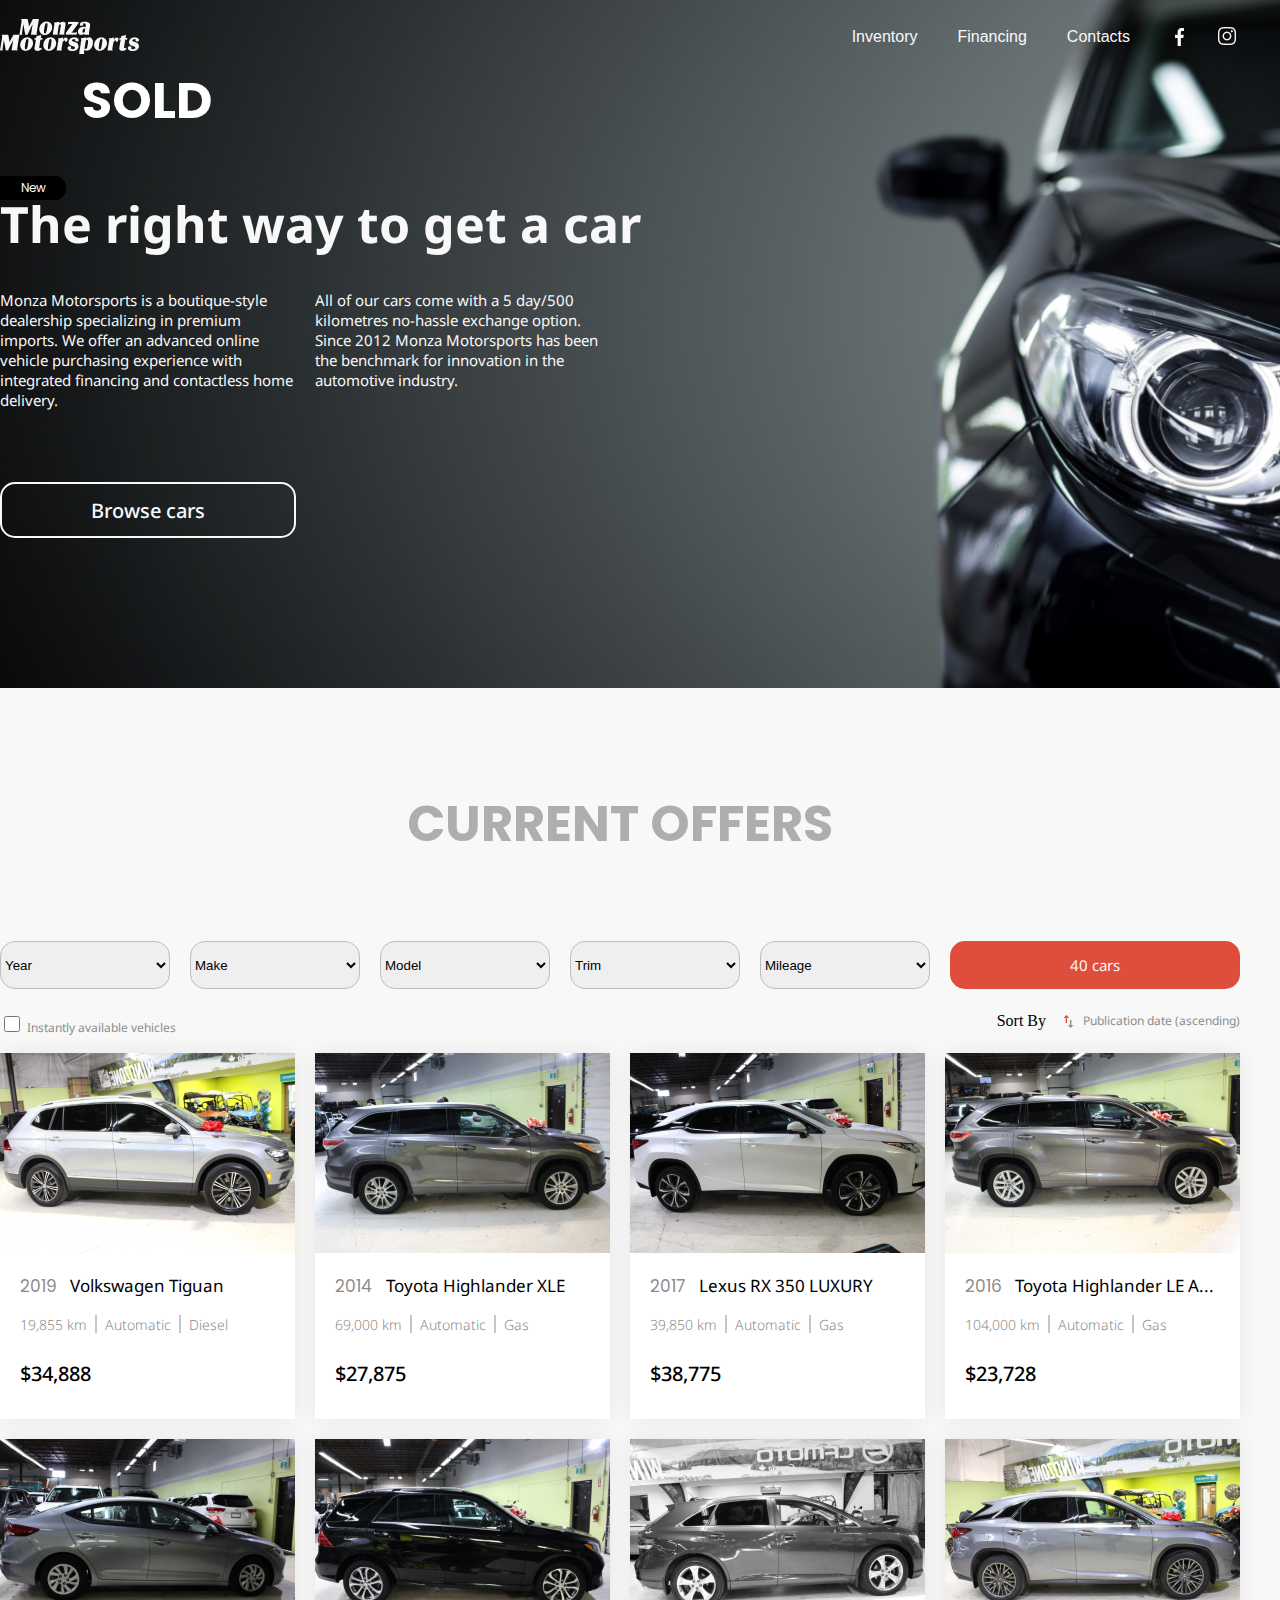
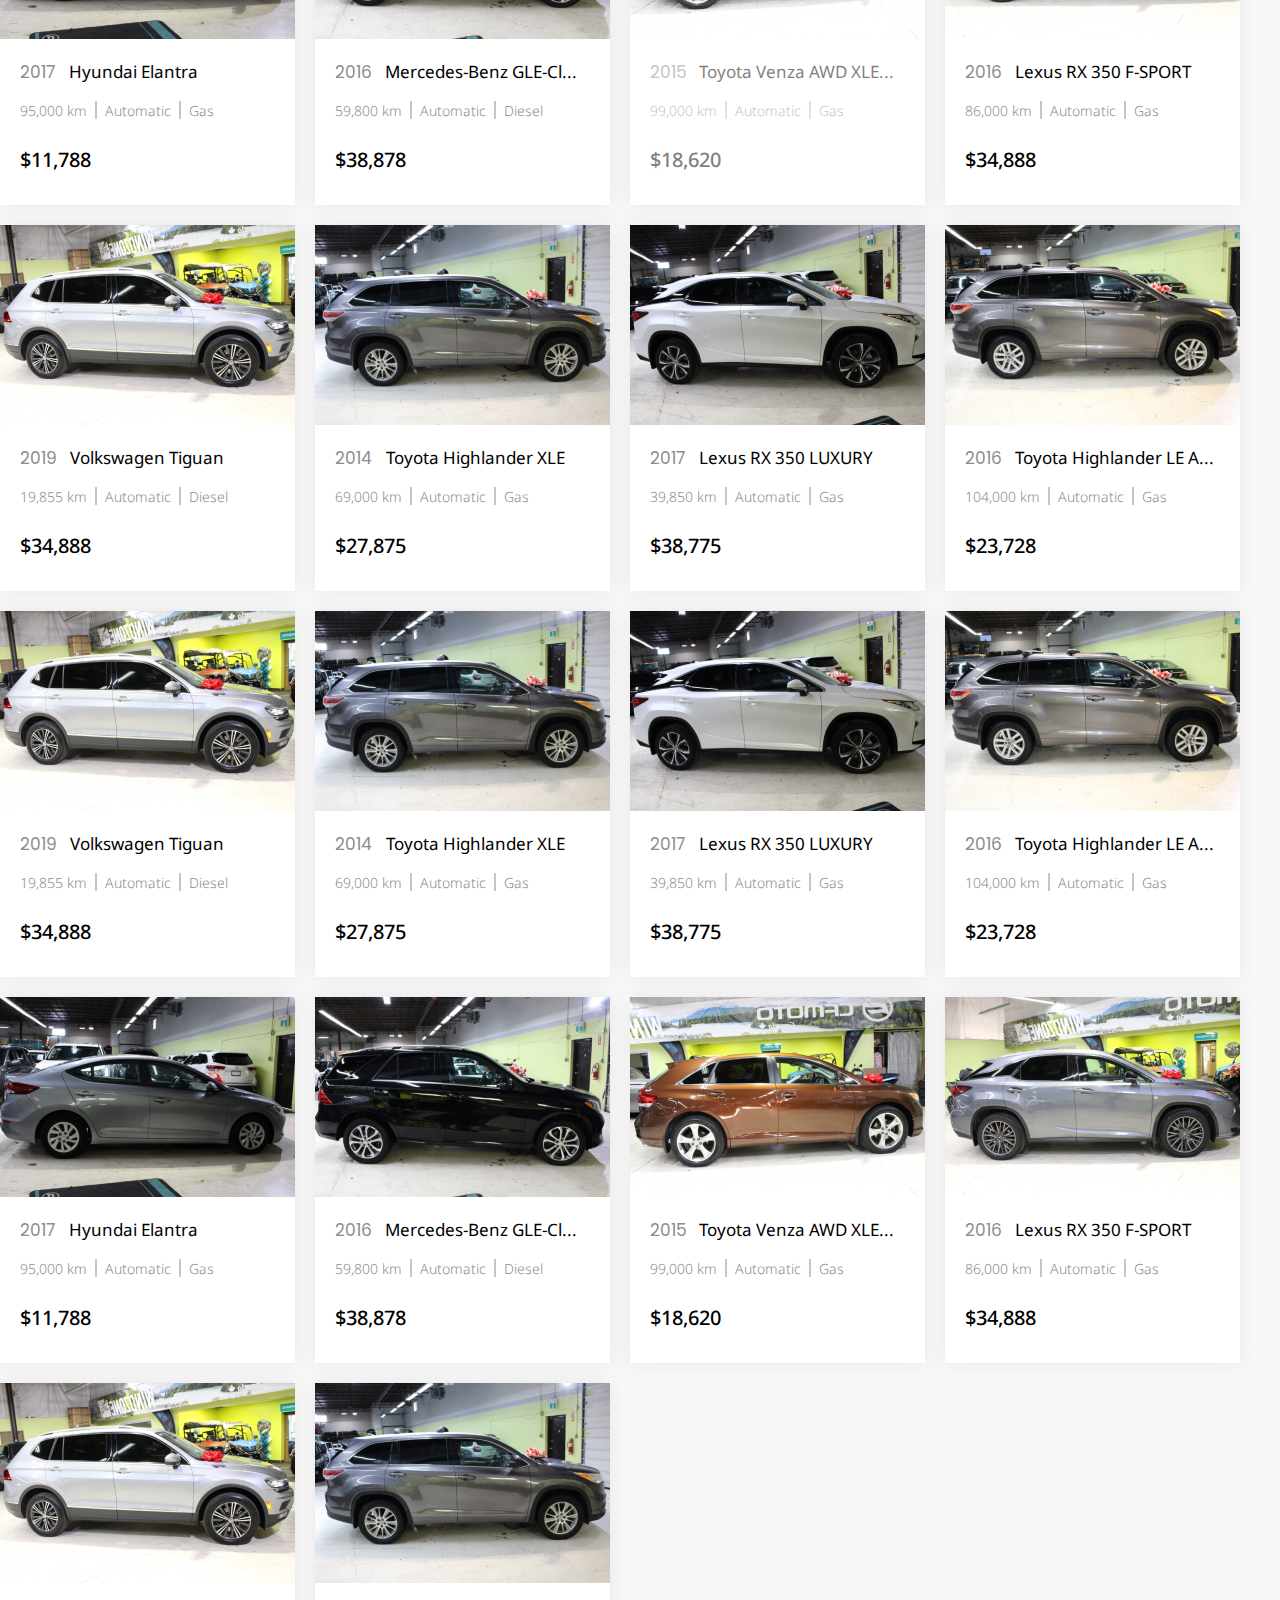
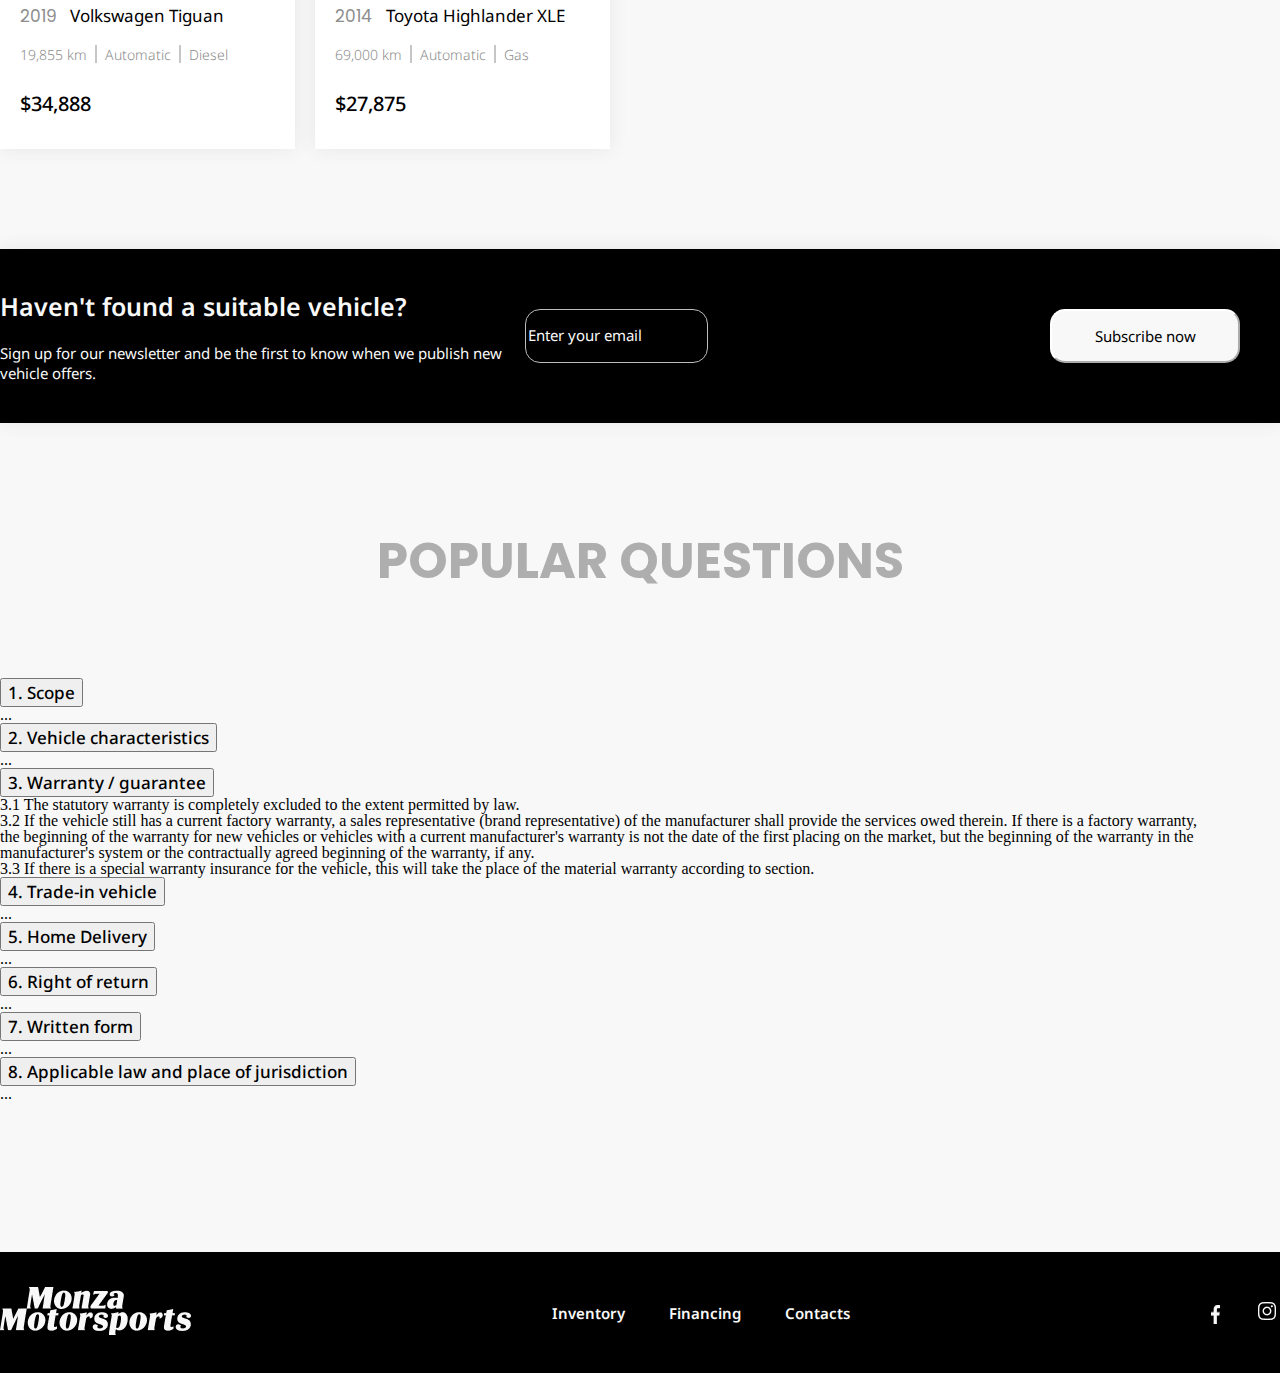
<file: index.html>
<!doctype html><html lang="en"><head><meta charset="UTF-8"><meta name="viewport" content="width=device-width, user-scalable=no, initial-scale=1.0, maximum-scale=1.0, minimum-scale=1.0"><meta http-equiv="X-UA-Compatible" content="ie=edge"><link rel="preconnect" href="https://fonts.googleapis.com"><link rel="preconnect" href="https://fonts.gstatic.com"><link href="https://fonts.googleapis.com/css2?family=Noto+Sans:ital,wght@0,100;0,200;0,300;0,400;0,500;0,600;0,700;0,800;0,900;1,100;1,200;1,300;1,400;1,500;1,600;1,700;1,800;1,900&family=Poppins:ital,wght@0,100;0,200;0,300;0,400;0,500;0,600;0,700;0,800;0,900;1,100;1,200;1,300;1,400;1,500;1,600;1,700;1,800;1,900&display=swap" rel="stylesheet"><link rel="stylesheet" href="main.8bd12842.css"><link href="https://cdn.jsdelivr.net/npm/bootstrap@5.2.0-beta1/dist/css/bootstrap.min.css" rel="stylesheet" integrity="sha384-0evHe/X+R7YkIZDRvuzKMRqM+OrBnVFBL6DOitfPri4tjfHxaWutUpFmBp4vmVor" crossorigin="anonymous"><script src="https://cdn.jsdelivr.net/npm/bootstrap@5.2.0-beta1/dist/js/bootstrap.bundle.min.js" integrity="sha384-pprn3073KE6tl6bjs2QrFaJGz5/SUsLqktiwsUTF55Jfv3qYSDhgCecCxMW52nD2" crossorigin="anonymous">
    </script><title>ws-test</title></head><body> <div class="home-screen"> <div class="container"> <header class="header"> <nav class="nav"> <div class="nav__logo"></div> <div class="nav__items"> <div class="nav__items-links"> <a class="nav__items-links__item">Inventory</a> <a class="nav__items-links__item">Financing</a> <a class="nav__items-links__item">Contacts</a> </div> <div class="nav__items-facebook"></div> <div class="nav__items-instagram"></div> </div> </nav> </header> <h1 class="home-screen__title">The right way to get a car</h1> <div class="home-screen__subtitles"> <div class="home-screen__subtitles--first"> Monza Motorsports is a boutique-style dealership specializing in premium imports. We offer an advanced online vehicle purchasing experience with integrated financing and contactless home delivery. </div> <div class="home-screen__subtitles--second"> All of our cars come with a 5 day/500 kilometres no-hassle exchange option. Since 2012 Monza Motorsports has been the benchmark for innovation in the automotive industry. </div> </div> <button type="button" class="btn btn-primary home-screen--button">Browse cars</button> </div> </div> <div class="container"> <div class="current-offers"> <div class="current-offers__title"> CURRENT OFFERS </div> <div class="current-offers__filter"> <div class="filter-selects"> <select class="form-select filter-selects__select" aria-label="Default select example"> <option selected>Year</option> <option value="1">1</option> <option value="2">2</option> <option value="3">3</option> </select> <select class="form-select filter-selects__select" aria-label="Default select example"> <option selected>Make</option> <option value="1">Honda</option> <option value="2">Kia</option> <option value="3">Toyota</option> <option value="4">Volkswagen</option> <option value="5">Toyota</option> <option value="6">Volkswagen</option> <option value="7">Honda</option> </select> <select class="form-select filter-selects__select" aria-label="Default select example"> <option selected>Model</option> <option value="1">1</option> <option value="2">2</option> <option value="3">3</option> </select> <select class="form-select filter-selects__select" aria-label="Default select example"> <option selected>Trim</option> <option value="1">1</option> <option value="2">2</option> <option value="3">3</option> </select> <select class="form-select filter-selects__select" aria-label="Default select example"> <option selected>Mileage</option> <option value="1">1</option> <option value="2">2</option> <option value="3">3</option> </select> <button type="button" class="btn btn-success filter-selects__accept-btn">40 cars</button> </div> <div class="sort-vehicles"> <div class="sort-vehicles__available"> <div class="form-check"> <input class="form-check-input" type="checkbox" id="flexCheckDefault"> <label class="form-check-label" for="flexCheckDefault"> Instantly available vehicles </label> </div> </div> <div class="sort-vehicles__by"> <div class="select__by"> <div class="select__by-header"> <div class="select__by-header-title">Sort By</div> <img src="sort-ascending.fa0f6d22.png" alt="sort-icon" class="select__by-icon"> <div class="select__by-current">Publication date (ascending)</div> </div> <div class="select__by-body"> <div class="select__by-body-item">Publication date (ascending)</div> <div class="select__by-body-item">Publication date (descending)</div> <div class="select__by-body-item">Price (ascending)</div> <div class="select__by-body-item">Price (descending)</div> <div class="select__by-body-item">Mileage (ascending)</div> <div class="select__by-body-item">Mileage (descending)</div> <div class="select__by-body-item">Performance (ascending)</div> <div class="select__by-body-item">Performance (descending)</div> </div> </div> </div> </div> <div class="cars-cards"> <div class="card"> <img class="card__image" src="volkswagen-tiguan2019.9228e68f.png" alt="car"> <div class="card__title"> <span class="card__title__year"> 2019 </span> <span class="card__title__car-name">Volkswagen Tiguan</span> </div> <div class="card__description"> <div class="card__description__km"> 19,855 km </div> <div class="card__description__vertical-line"></div> <div class="card__description__transmission"> Automatic </div> <div class="card__description__vertical-line"></div> <div class="card__description__fuel"> Diesel </div> </div> <div class="card__price"> $34,888 </div> </div> <div class="card card--new"> <img class="card__image" src="toyota-highlander-xle2014.ea4c02e0.png" alt="car"> <div class="card__title"> <span class="card__title__year"> 2014 </span> <span class="card__title__car-name">Toyota Highlander XLE</span> </div> <div class="card__description"> <div class="card__description__km"> 69,000 km </div> <div class="card__description__vertical-line"></div> <div class="card__description__transmission"> Automatic </div> <div class="card__description__vertical-line"></div> <div class="card__description__fuel"> Gas </div> </div> <div class="card__price"> $27,875 </div> </div> <div class="card"> <img class="card__image" src="lexus-rx350-luxury2017.9e837741.png" alt="car"> <div class="card__title"> <span class="card__title__year"> 2017 </span> <span class="card__title__car-name"> Lexus RX 350 LUXURY </span> </div> <div class="card__description"> <div class="card__description__km"> 39,850 km </div> <div class="card__description__vertical-line"></div> <div class="card__description__transmission"> Automatic </div> <div class="card__description__vertical-line"></div> <div class="card__description__fuel"> Gas </div> </div> <div class="card__price"> $38,775 </div> </div> <div class="card"> <img class="card__image" src="toyota-highlander-le2016.e082e314.png" alt="car"> <div class="card__title"> <span class="card__title__year"> 2016 </span> <span class="card__title__car-name"> Toyota Highlander LE A... </span> </div> <div class="card__description"> <div class="card__description__km"> 104,000 km </div> <div class="card__description__vertical-line"></div> <div class="card__description__transmission"> Automatic </div> <div class="card__description__vertical-line"></div> <div class="card__description__fuel"> Gas </div> </div> <div class="card__price"> $23,728 </div> </div> <div class="card"> <img class="card__image" src="hyundai-elantra2017.7876f20a.png" alt="car"> <div class="card__title"> <span class="card__title__year"> 2017 </span> <span class="card__title__car-name"> Hyundai Elantra </span> </div> <div class="card__description"> <div class="card__description__km"> 95,000 km </div> <div class="card__description__vertical-line"></div> <div class="card__description__transmission"> Automatic </div> <div class="card__description__vertical-line"></div> <div class="card__description__fuel"> Gas </div> </div> <div class="card__price"> $11,788 </div> </div> <div class="card"> <img class="card__image" src="mercedes-benz-gle-cl2016.a226d434.png" alt="car"> <div class="card__title"> <span class="card__title__year"> 2016 </span> <span class="card__title__car-name"> Mercedes-Benz GLE-Cl... </span> </div> <div class="card__description"> <div class="card__description__km"> 59,800 km </div> <div class="card__description__vertical-line"></div> <div class="card__description__transmission"> Automatic </div> <div class="card__description__vertical-line"></div> <div class="card__description__fuel"> Diesel </div> </div> <div class="card__price"> $38,878 </div> </div> <div class="card card--sold"> <img class="card__image" src="toyota-venza-awd-xle2015sold.8c2bcf58.png" alt="car"> <div class="card__title"> <span class="card__title__year"> 2015 </span> <span class="card__title__car-name"> Toyota Venza AWD XLE... </span> </div> <div class="card__description"> <div class="card__description__km"> 99,000 km </div> <div class="card__description__vertical-line"></div> <div class="card__description__transmission"> Automatic </div> <div class="card__description__vertical-line"></div> <div class="card__description__fuel"> Gas </div> </div> <div class="card__price"> $18,620 </div> </div> <div class="card card--new"> <img class="card__image" src="lexus-rx-350-f-sport2016.47197b03.png" alt="car"> <div class="card__title"> <span class="card__title__year"> 2016 </span> <span class="card__title__car-name"> Lexus RX 350 F-SPORT </span> </div> <div class="card__description"> <div class="card__description__km"> 86,000 km </div> <div class="card__description__vertical-line"></div> <div class="card__description__transmission"> Automatic </div> <div class="card__description__vertical-line"></div> <div class="card__description__fuel"> Gas </div> </div> <div class="card__price"> $34,888 </div> </div> <div class="card"> <img class="card__image" src="volkswagen-tiguan2019.9228e68f.png" alt="car"> <div class="card__title"> <span class="card__title__year"> 2019 </span> <span class="card__title__car-name"> Volkswagen Tiguan </span> </div> <div class="card__description"> <div class="card__description__km"> 19,855 km </div> <div class="card__description__vertical-line"></div> <div class="card__description__transmission"> Automatic </div> <div class="card__description__vertical-line"></div> <div class="card__description__fuel"> Diesel </div> </div> <div class="card__price"> $34,888 </div> </div> <div class="card"> <img class="card__image" src="toyota-highlander-xle2014.ea4c02e0.png" alt="car"> <div class="card__title"> <span class="card__title__year"> 2014 </span> <span class="card__title__car-name"> Toyota Highlander XLE </span> </div> <div class="card__description"> <div class="card__description__km"> 69,000 km </div> <div class="card__description__vertical-line"></div> <div class="card__description__transmission"> Automatic </div> <div class="card__description__vertical-line"></div> <div class="card__description__fuel"> Gas </div> </div> <div class="card__price"> $27,875 </div> </div> <div class="card"> <img class="card__image" src="lexus-rx350-luxury2017.9e837741.png" alt="car"> <div class="card__title"> <span class="card__title__year"> 2017 </span> <span class="card__title__car-name"> Lexus RX 350 LUXURY </span> </div> <div class="card__description"> <div class="card__description__km"> 39,850 km </div> <div class="card__description__vertical-line"></div> <div class="card__description__transmission"> Automatic </div> <div class="card__description__vertical-line"></div> <div class="card__description__fuel"> Gas </div> </div> <div class="card__price"> $38,775 </div> </div> <div class="card"> <img class="card__image" src="toyota-highlander-le2016.e082e314.png" alt="car"> <div class="card__title"> <span class="card__title__year"> 2016 </span> <span class="card__title__car-name"> Toyota Highlander LE A... </span> </div> <div class="card__description"> <div class="card__description__km"> 104,000 km </div> <div class="card__description__vertical-line"></div> <div class="card__description__transmission"> Automatic </div> <div class="card__description__vertical-line"></div> <div class="card__description__fuel"> Gas </div> </div> <div class="card__price"> $23,728 </div> </div> <div class="card card--new"> <img class="card__image" src="volkswagen-tiguan2019.9228e68f.png" alt="car"> <div class="card__title"> <span class="card__title__year"> 2019 </span> <span class="card__title__car-name"> Volkswagen Tiguan </span> </div> <div class="card__description"> <div class="card__description__km"> 19,855 km </div> <div class="card__description__vertical-line"></div> <div class="card__description__transmission"> Automatic </div> <div class="card__description__vertical-line"></div> <div class="card__description__fuel"> Diesel </div> </div> <div class="card__price"> $34,888 </div> </div> <div class="card"> <img class="card__image" src="toyota-highlander-xle2014.ea4c02e0.png" alt="car"> <div class="card__title"> <span class="card__title__year"> 2014 </span> <span class="card__title__car-name"> Toyota Highlander XLE </span> </div> <div class="card__description"> <div class="card__description__km"> 69,000 km </div> <div class="card__description__vertical-line"></div> <div class="card__description__transmission"> Automatic </div> <div class="card__description__vertical-line"></div> <div class="card__description__fuel"> Gas </div> </div> <div class="card__price"> $27,875 </div> </div> <div class="card"> <img class="card__image" src="lexus-rx350-luxury2017.9e837741.png" alt="car"> <div class="card__title"> <span class="card__title__year"> 2017 </span> <span class="card__title__car-name"> Lexus RX 350 LUXURY </span> </div> <div class="card__description"> <div class="card__description__km"> 39,850 km </div> <div class="card__description__vertical-line"></div> <div class="card__description__transmission"> Automatic </div> <div class="card__description__vertical-line"></div> <div class="card__description__fuel"> Gas </div> </div> <div class="card__price"> $38,775 </div> </div> <div class="card"> <img class="card__image" src="toyota-highlander-le2016.e082e314.png" alt="car"> <div class="card__title"> <span class="card__title__year"> 2016 </span> <span class="card__title__car-name"> Toyota Highlander LE A... </span> </div> <div class="card__description"> <div class="card__description__km"> 104,000 km </div> <div class="card__description__vertical-line"></div> <div class="card__description__transmission"> Automatic </div> <div class="card__description__vertical-line"></div> <div class="card__description__fuel"> Gas </div> </div> <div class="card__price"> $23,728 </div> </div> <div class="card"> <img class="card__image" src="hyundai-elantra2017.7876f20a.png" alt="car"> <div class="card__title"> <span class="card__title__year"> 2017 </span> <span class="card__title__car-name"> Hyundai Elantra </span> </div> <div class="card__description"> <div class="card__description__km"> 95,000 km </div> <div class="card__description__vertical-line"></div> <div class="card__description__transmission"> Automatic </div> <div class="card__description__vertical-line"></div> <div class="card__description__fuel"> Gas </div> </div> <div class="card__price"> $11,788 </div> </div> <div class="card"> <img class="card__image" src="mercedes-benz-gle-cl2016.a226d434.png" alt="car"> <div class="card__title"> <span class="card__title__year"> 2016 </span> <span class="card__title__car-name"> Mercedes-Benz GLE-Cl... </span> </div> <div class="card__description"> <div class="card__description__km"> 59,800 km </div> <div class="card__description__vertical-line"></div> <div class="card__description__transmission"> Automatic </div> <div class="card__description__vertical-line"></div> <div class="card__description__fuel"> Diesel </div> </div> <div class="card__price"> $38,878 </div> </div> <div class="card"> <img class="card__image" src="toyota-venza-awd-xle2015.7b727d12.png" alt="car"> <div class="card__title"> <span class="card__title__year"> 2015 </span> <span class="card__title__car-name"> Toyota Venza AWD XLE... </span> </div> <div class="card__description"> <div class="card__description__km"> 99,000 km </div> <div class="card__description__vertical-line"></div> <div class="card__description__transmission"> Automatic </div> <div class="card__description__vertical-line"></div> <div class="card__description__fuel"> Gas </div> </div> <div class="card__price"> $18,620 </div> </div> <div class="card card--new"> <img class="card__image" src="lexus-rx-350-f-sport2016.47197b03.png" alt="car"> <div class="card__title"> <span class="card__title__year"> 2016 </span> <span class="card__title__car-name"> Lexus RX 350 F-SPORT </span> </div> <div class="card__description"> <div class="card__description__km"> 86,000 km </div> <div class="card__description__vertical-line"></div> <div class="card__description__transmission"> Automatic </div> <div class="card__description__vertical-line"></div> <div class="card__description__fuel"> Gas </div> </div> <div class="card__price"> $34,888 </div> </div> <div class="card"> <img class="card__image" src="volkswagen-tiguan2019.9228e68f.png" alt="car"> <div class="card__title"> <span class="card__title__year"> 2019 </span> <span class="card__title__car-name"> Volkswagen Tiguan </span> </div> <div class="card__description"> <div class="card__description__km"> 19,855 km </div> <div class="card__description__vertical-line"></div> <div class="card__description__transmission"> Automatic </div> <div class="card__description__vertical-line"></div> <div class="card__description__fuel"> Diesel </div> </div> <div class="card__price"> $34,888 </div> </div> <div class="card"> <img class="card__image" src="toyota-highlander-xle2014.ea4c02e0.png" alt="car"> <div class="card__title"> <span class="card__title__year"> 2014 </span> <span class="card__title__car-name"> Toyota Highlander XLE </span> </div> <div class="card__description"> <div class="card__description__km"> 69,000 km </div> <div class="card__description__vertical-line"></div> <div class="card__description__transmission"> Automatic </div> <div class="card__description__vertical-line"></div> <div class="card__description__fuel"> Gas </div> </div> <div class="card__price"> $27,875 </div> </div> </div> </div> </div> </div> <div class="subscribe__background"> <div class="container"> <div class="subscribe"> <div class="subscribe__left"> <div class="subscribe__left__title"> Haven't found a suitable vehicle? </div> <div class="subscribe__left__subtitle"> Sign up for our newsletter and be the first to know when we publish new vehicle offers. </div> </div> <form class="subscribe__right" action="#"> <label class="form-label subscribe__right__input-label" for="exampleInputEmail1"> <input placeholder="Enter your email" type="email" class="form-control subscribe__right__input" id="exampleInputEmail1" aria-describedby="emailHelp"> </label> <div class="subscribe__right__button"> <button id="subscribe-button" type="submit" class="btn btn-primary subscribe--button"> Subscribe now </button> </div> </form> </div> </div> </div> <div class="popular-questions"> <div class="container"> <div class="popular-questions__title"> popular questions </div> <div class="popular-questions__accordion"> <div class="accordion accordion-flush" id="accordionFlushExample"> <div class="accordion-item"> <h2 class="accordion-header" id="flush-headingOne"> <button class="accordion-button collapsed" type="button" data-bs-toggle="collapse" data-bs-target="#flush-collapseOne" aria-expanded="false" aria-controls="flush-collapseOne"> 1. Scope </button> </h2> <div id="flush-collapseOne" class="accordion-collapse collapse" aria-labelledby="flush-headingOne" data-bs-parent="#accordionFlushExample"> <div class="accordion-body"> ... </div> </div> </div> <div class="accordion-item"> <h2 class="accordion-header" id="flush-headingTwo"> <button class="accordion-button collapsed" type="button" data-bs-toggle="collapse" data-bs-target="#flush-collapseTwo" aria-expanded="false" aria-controls="flush-collapseTwo"> 2. Vehicle characteristics </button> </h2> <div id="flush-collapseTwo" class="accordion-collapse collapse" aria-labelledby="flush-headingTwo" data-bs-parent="#accordionFlushExample"> <div class="accordion-body"> ... </div> </div> </div> <div class="accordion-item"> <h2 class="accordion-header" id="flush-headingThree"> <button class="accordion-button collapsed" type="button" data-bs-toggle="collapse" data-bs-target="#flush-collapseThree" aria-expanded="false" aria-controls="flush-collapseThree"> 3. Warranty / guarantee </button> </h2> <div id="flush-collapseThree" class="accordion-collapse collapse" aria-labelledby="flush-headingThree" data-bs-parent="#accordionFlushExample"> <div class="accordion-body"> <div class="accordion-body__item">3.1 The statutory warranty is completely excluded to the extent permitted by law.</div> <div class="accordion-body__item">3.2 If the vehicle still has a current factory warranty, a sales representative (brand representative) of the manufacturer shall provide the services owed therein. If there is a factory warranty, the beginning of the warranty for new vehicles or vehicles with a current manufacturer's warranty is not the date of the first placing on the market, but the beginning of the warranty in the manufacturer's system or the contractually agreed beginning of the warranty, if any.</div> <div class="accordion-body__item">3.3 If there is a special warranty insurance for the vehicle, this will take the place of the material warranty according to section.</div> </div> </div> </div> <div class="accordion-item"> <h2 class="accordion-header" id="flush-headingFour"> <button class="accordion-button collapsed" type="button" data-bs-toggle="collapse" data-bs-target="#flush-collapseFour" aria-expanded="false" aria-controls="flush-collapseFour"> 4. Trade-in vehicle </button> </h2> <div id="flush-collapseFour" class="accordion-collapse collapse" aria-labelledby="flush-headingFour" data-bs-parent="#accordionFlushExample"> <div class="accordion-body"> ... </div> </div> </div> <div class="accordion-item"> <h2 class="accordion-header" id="flush-headingFive"> <button class="accordion-button collapsed" type="button" data-bs-toggle="collapse" data-bs-target="#flush-collapseFive" aria-expanded="false" aria-controls="flush-collapseFive"> 5. Home Delivery </button> </h2> <div id="flush-collapseFive" class="accordion-collapse collapse" aria-labelledby="flush-headingFive" data-bs-parent="#accordionFlushExample"> <div class="accordion-body"> ... </div> </div> </div> <div class="accordion-item"> <h2 class="accordion-header" id="flush-headingSix"> <button class="accordion-button collapsed" type="button" data-bs-toggle="collapse" data-bs-target="#flush-collapseSix" aria-expanded="false" aria-controls="flush-collapseSix"> 6. Right of return </button> </h2> <div id="flush-collapseSix" class="accordion-collapse collapse" aria-labelledby="flush-headingSix" data-bs-parent="#accordionFlushExample"> <div class="accordion-body"> ... </div> </div> </div> <div class="accordion-item"> <h2 class="accordion-header" id="flush-headingSeven"> <button class="accordion-button collapsed" type="button" data-bs-toggle="collapse" data-bs-target="#flush-collapseSeven" aria-expanded="false" aria-controls="flush-collapseSeven"> 7. Written form </button> </h2> <div id="flush-collapseSeven" class="accordion-collapse collapse" aria-labelledby="flush-headingSeven" data-bs-parent="#accordionFlushExample"> <div class="accordion-body"> ... </div> </div> </div> <div class="accordion-item"> <h2 class="accordion-header" id="flush-headingEight"> <button class="accordion-button collapsed" type="button" data-bs-toggle="collapse" data-bs-target="#flush-collapseEight" aria-expanded="false" aria-controls="flush-collapseEight"> 8. Applicable law and place of jurisdiction </button> </h2> <div id="flush-collapseEight" class="accordion-collapse collapse" aria-labelledby="flush-headingEight" data-bs-parent="#accordionFlushExample"> <div class="accordion-body"> ... </div> </div> </div> </div> </div> </div> </div> <footer class="footer"> <div class="container"> <div class="footer__content"> <a href="#" class="footer__logo"> <img class="footer__logo-image" src="footer-logo.28f7febe.png" alt="footer logo"> </a> <div class="footer__links"> <a class="footer__links-item" href="#">Inventory</a> <a class="footer__links-item" href="#">Financing </a> <a class="footer__links-item" href="#">Contacts</a> </div> <div class="footer__social-links"> <img class="footer__social-links-facebook" src="facebook.2988d7da.png" alt="facebook link"> <img class="footer__social-links-instagram" src="instagram.1a4d664c.png" alt="instagram link"> </div> </div> </div> </footer> <script src="main.99135891.js"></script> </body></html>
</file>
<file: main.8bd12842.css>
*{box-sizing:border-box}a,abbr,acronym,address,applet,article,aside,audio,b,big,blockquote,body,canvas,caption,center,cite,code,dd,del,details,dfn,div,dl,dt,em,embed,fieldset,figcaption,figure,footer,form,h1,h2,h3,h4,h5,h6,header,hgroup,html,i,iframe,img,ins,kbd,label,legend,li,mark,menu,nav,object,ol,output,p,pre,q,ruby,s,samp,section,small,span,strike,strong,sub,summary,sup,table,tbody,td,tfoot,th,thead,time,tr,tt,u,ul,var,video{margin:0;padding:0;border:0;font-size:100%;vertical-align:baseline}article,aside,details,figcaption,figure,footer,header,hgroup,menu,nav,section{display:block}body{line-height:1}ol,ul{list-style:none}blockquote,q{quotes:none}blockquote:after,blockquote:before,q:after,q:before{content:none}table{border-collapse:collapse;border-spacing:0}.container{margin:0 auto;display:flex;flex-direction:column}.home-screen{height:688px;max-width:100%;background-image:url(main-car.e0a5f22f.png);background-repeat:no-repeat;background-size:cover}.home-screen__title{font-weight:700;font-size:50px;line-height:68px;margin-top:118px;width:715px}.home-screen__subtitles,.home-screen__title{font-family:Noto Sans,sans-serif;color:#f8f8f8}.home-screen__subtitles{display:flex;gap:20px;font-weight:400;font-size:15px;line-height:20px}.home-screen__subtitles--first,.home-screen__subtitles--second{width:295px;margin-top:32px}.home-screen--button{display:flex;justify-content:center;align-items:center;border:2px solid #f8f8f8!important;border-radius:15px!important;background-color:inherit!important;font-family:Noto Sans,sans-serif!important;font-weight:500!important;font-size:20px!important;line-height:27px!important;color:#f8f8f8!important;width:296px;height:56px;cursor:pointer;margin-top:72px}.home-screen--button:hover{background-color:#f8f8f8!important;color:#000!important}.home-screen--button:active{background-color:inherit!important;color:#f8f8f8!important}.home-screen--button:focus{box-shadow:none!important}.home-screen--button:disabled{opacity:.4!important}.header{height:72px;max-width:1240px}.nav{display:flex;justify-content:space-between;padding-top:19px}.nav__logo{height:35px;width:139px;background-image:url(header-logo.1bdc66b7.png);background-repeat:no-repeat;background-size:cover;cursor:pointer}.nav__items{display:flex;align-items:center;font-family:Nano-sans,sans-serif;font-weight:500;color:#f8f8f8}.nav__items-links{display:flex;margin-right:45px}.nav__items-links__item{cursor:pointer;text-decoration:none;color:#f8f8f8}.nav__items-links__item:hover{color:#f8f8f8;text-decoration:underline}.nav__items-links__item:not(:last-child){margin-right:40px}.nav__items-facebook{width:9px;height:18px;background-image:url(facebook.2988d7da.png);margin-right:31px}.nav__items-facebook,.nav__items-instagram{background-repeat:no-repeat;background-size:cover;cursor:pointer}.nav__items-instagram{width:25px;height:25px;background-image:url(instagram.1a4d664c.png)}.current-offers{max-width:1240px}.current-offers__title{font-family:Poppins,sans-serif;font-style:normal;font-weight:700;font-size:50px;line-height:75px;text-transform:uppercase;color:#aeaeae;margin-top:98px;text-align:center}.current-offers__filter{margin-top:80px}.filter-selects{display:flex;justify-content:space-between}.filter-selects__select{width:170px!important;margin-right:20px;border:1px solid #bdbdbd!important;border-radius:15px!important}.filter-selects__select:focus{font-weight:600;color:#000;box-shadow:none!important;background-image:none}.filter-selects__select:checked{border:1px solid #df4e3c!important}.filter-selects__accept-btn{display:flex;justify-content:center;align-items:center;width:290px;height:48px;background:#df4e3c!important;border:2px solid #df4e3c!important;border-radius:15px!important;font-family:Noto Sans,sans-serif!important;font-style:normal!important;font-weight:400!important;font-size:15px!important;line-height:20px!important;color:#f8f8f8!important}.filter-selects__accept-btn:hover{color:#df4e3c!important;background-color:inherit!important}.filter-selects__accept-btn:active{background:#df4e3c!important;color:#f8f8f8!important}.filter-selects__accept-btn:focus{box-shadow:none!important}.filter-selects__accept-btn:disabled{opacity:.4!important}.sort-vehicles{display:flex;justify-content:space-between;height:16px;margin-top:24px}.sort-vehicles__available label{width:150px;height:16px;font-family:Noto Sans,sans-serif;font-weight:400;font-size:12px;line-height:16px;color:#8d8d8d}.sort-vehicles__available input{width:16px;height:16px;border:1px solid #8d8d8d}.sort-vehicles__available input:checked{background:#df4e3c;box-shadow:none!important;border:1px solid #df4e3c!important}.sort-vehicles__available input:focus{outline:none!important;box-shadow:none!important;border:1px solid #8d8d8d!important}.sort-vehicles__available input:active{background-color:inherit}.sort-vehicles__available input:checked+label{color:#df4e3c}.select__by{position:relative}.select__by-header{display:flex;align-items:center}.select__by-header-title{margin-right:16px}.select__by-current{cursor:pointer;font-family:Noto Sans,sans-serif;font-style:normal;font-weight:400;font-size:12px;line-height:16px;color:#8d8d8d}.select__by-current:hover{color:#df4e3c}.select__by-icon{height:13px;width:13px;margin-right:8px}.select__by-body{display:none;width:191px;position:absolute;right:0;z-index:1;background:#fff;border-radius:15px;padding:12px}.select__by-body-item{white-space:nowrap;font-family:Noto Sans,sans-serif;font-style:normal;font-weight:400;font-size:12px;line-height:16px;color:#000}.select__by-body-item:not(:last-child){margin-bottom:12px}.select__by-body-item:hover{color:#df4e3c;cursor:pointer}.select__by--isActive .select__by-body{display:block}.cars-cards{display:flex;flex-wrap:wrap;gap:20px;margin-top:24px}.card{height:366px;background:#fff;box-shadow:0 0 18px rgba(68,68,68,.09)}.card,.card__image{display:block;width:295px}.card__image{position:relative;height:200px}.card__title{margin-top:20px}.card__title__year{width:37px;height:26px;font-family:Poppins,sans-serif;line-height:26px;color:#8d8d8d;margin-left:20px}.card__title__car-name,.card__title__year{font-style:normal;font-weight:400;font-size:17px}.card__title__car-name{font-family:Noto Sans,sans-serif;line-height:23px;color:#000;cursor:pointer;margin-left:8px}.card__description{display:flex;margin-top:16px;margin-left:20px}.card__description__km{font-family:Noto Sans,sans-serif;font-style:normal;font-weight:300;font-size:14px;line-height:19px;color:#8d8d8d}.card__description__vertical-line{width:18px;height:0;border:1px solid #8d8d8d;opacity:.5;transform:rotate(90deg) translateX(8px)}.card__description__fuel,.card__description__transmission{font-family:Noto Sans,sans-serif;font-style:normal;font-weight:300;font-size:14px;line-height:19px;color:#8d8d8d}.card__price{margin-left:20px;margin-top:26px;margin-bottom:35px;font-family:Noto Sans,sans-serif;font-style:normal;font-weight:500;font-size:20px;line-height:27px;color:#000}.card:hover .card__title__car-name{text-decoration:underline}.card--new:after{content:"New";display:flex;justify-content:center;align-items:center;left:0;top:176px;width:66px;height:24px;background:#000;border-radius:0 20px 20px 0;font-weight:400;font-size:12px;line-height:18px}.card--new:after,.card--sold:after{position:absolute;font-family:Poppins,sans-serif;font-style:normal;color:#fff}.card--sold:after{content:"SOLD";width:131px;height:75px;left:82px;top:63px;font-weight:700;font-size:50px;line-height:75px}.card--sold .card__description,.card--sold .card__price,.card--sold .card__title{opacity:.5}.subscribe{display:flex;justify-content:space-between;max-width:1240px;height:174px}.subscribe__background{background-color:#000;box-shadow:0 0 18px rgba(68,68,68,.09);margin-top:100px}.subscribe__left__title{height:34px;font-weight:600;font-size:25px;line-height:34px;margin-top:40px}.subscribe__left__subtitle,.subscribe__left__title{width:505px;font-family:Noto Sans,sans-serif;font-style:normal;color:#f8f8f8}.subscribe__left__subtitle{height:40px;font-weight:400;font-size:15px;line-height:20px;margin-top:20px}.subscribe__right{display:flex;align-items:center}.subscribe__right__input{height:54px;border:1px solid #bdbdbd!important;border-radius:15px!important;background-color:inherit!important;color:#f8f8f8!important}.subscribe__right__input:invalid{border:1px solid #ff2307!important}.subscribe__right__input::placeholder{width:473px;height:20px;font-family:Noto Sans,sans-serif!important;font-style:normal!important;font-weight:400!important;font-size:15px!important;line-height:20px!important;color:#f8f8f8!important}.subscribe__right__input:focus{box-shadow:none!important}.subscribe__right__input:focus::placeholder{visibility:hidden}.subscribe__right__input-label{width:505px}.subscribe--button{display:flex;justify-content:center;align-items:center;width:190px;height:54px;background:#f8f8f8!important;border-color:#fff!important;border-radius:15px!important;font-family:Noto Sans,sans-serif!important;font-style:normal!important;font-weight:400!important;font-size:15px!important;line-height:20px!important;color:#000!important;margin-left:20px}.subscribe--button:hover{background-color:inherit!important;color:#fff!important}.subscribe--button:active{background:#f8f8f8!important;color:#000!important}.subscribe--button:focus{box-shadow:none!important}.subscribe--button:disabled{opacity:.4!important}.popular-questions__title{margin-top:100px;text-align:center;font-family:Poppins,sans-serif;font-style:normal;font-weight:700;font-size:50px;line-height:75px;text-transform:uppercase;color:#aeaeae}.popular-questions__accordion{margin-top:80px}.accordion-button{font-family:Noto Sans,sans-serif;font-style:normal;font-weight:500;font-size:17px;line-height:23px;color:#000}.accordion-button:focus{border-color:none!important}.accordion-button:active{border:none!important}.accordion-button:after{width:11px!important;height:11px!important;background-image:url(add-1.b8c6b654.png)!important;background-repeat:no-repeat!important;background-position:50%!important}.accordion-button:not(.collapsed){font-family:Noto Sans,sans-serif!important;font-style:normal!important;font-weight:700!important;font-size:17px!important;line-height:23px!important;color:#df4e3c!important}.accordion-button:not(.collapsed):after{background-image:url(add-3.b070b49b.png)!important}.accordion{--bs-accordion-active-color:none!important;--bs-accordion-active-bg:#fff!important;--bs-accordion-btn-focus-border-color:none!important;--bs-accordion-btn-focus-box-shadow:none!important}.accordion-body__item{margin-right:72px}.footer{background-color:#000;margin-top:150px}.footer__content{height:121px;display:flex;justify-content:space-between;align-items:center}.footer__logo-image{width:191px;height:48px}.footer__links{font-family:Noto Sans,sans-serif;font-style:normal;font-weight:600;font-size:15px;line-height:20px}.footer__links-item{color:#f8f8f8;text-decoration:none}.footer__links-item:hover{color:#f8f8f8;text-decoration:underline}.footer__links-item:not(:last-child){margin-right:40px}.footer__social-links-facebook{cursor:pointer;width:9px;height:19px;margin-right:31px}.footer__social-links-instagram{cursor:pointer;width:25px;height:25px}body{background-color:#f8f8f8}
/*# sourceMappingURL=main.8bd12842.css.map */
</file>
